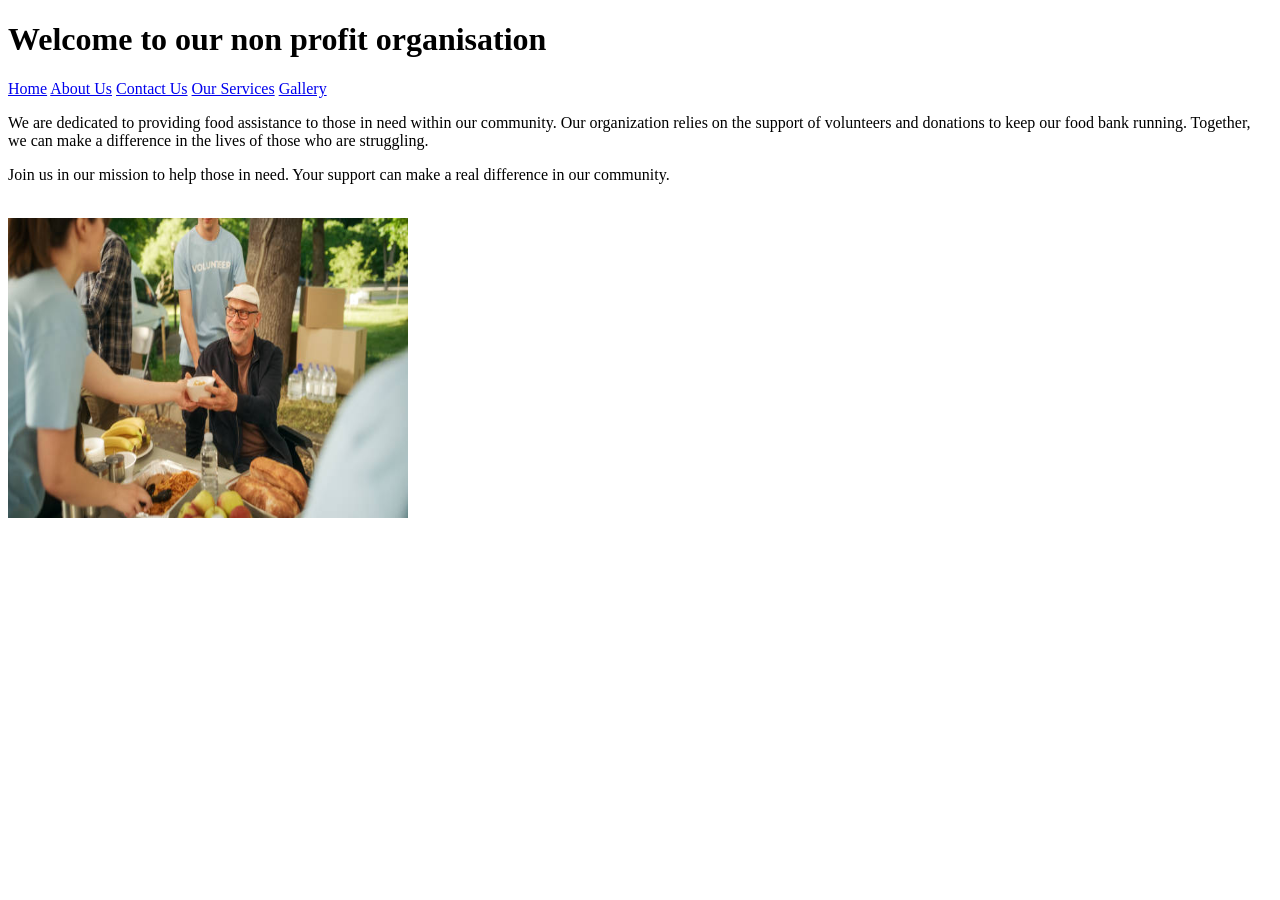
<file: Index.html>
<!DOCTYPE html>
 <head>
    <title>NON Profit organisation for a community food bank:TSIMOLOGO</title>
 </head>
 <body>
  <h1>Welcome to our non profit organisation</h1>
 <nav>
    <a href="Index.html">Home</a>
    <a href="About.html">About Us</a>
    <a href="Contact.html">Contact Us</a>
    <a href="Services.html">Our Services</a>
    <a href="Gallery.html">Gallery</a>


 </nav>
 <p>We are dedicated to providing food assistance to those in need within our community. Our organization relies on the support of volunteers and donations to keep our food bank running. Together, we can make a difference in the lives of those who are struggling.</p>
 <p>Join us in our mission to help those in need. Your support can make a real difference in our community.</p>
 
 <br>
<img src = "img/istockphoto-1479371043-612x612.jpg" alt="Food Bank Image"  width="400" height="300"/>




</body>
</file>
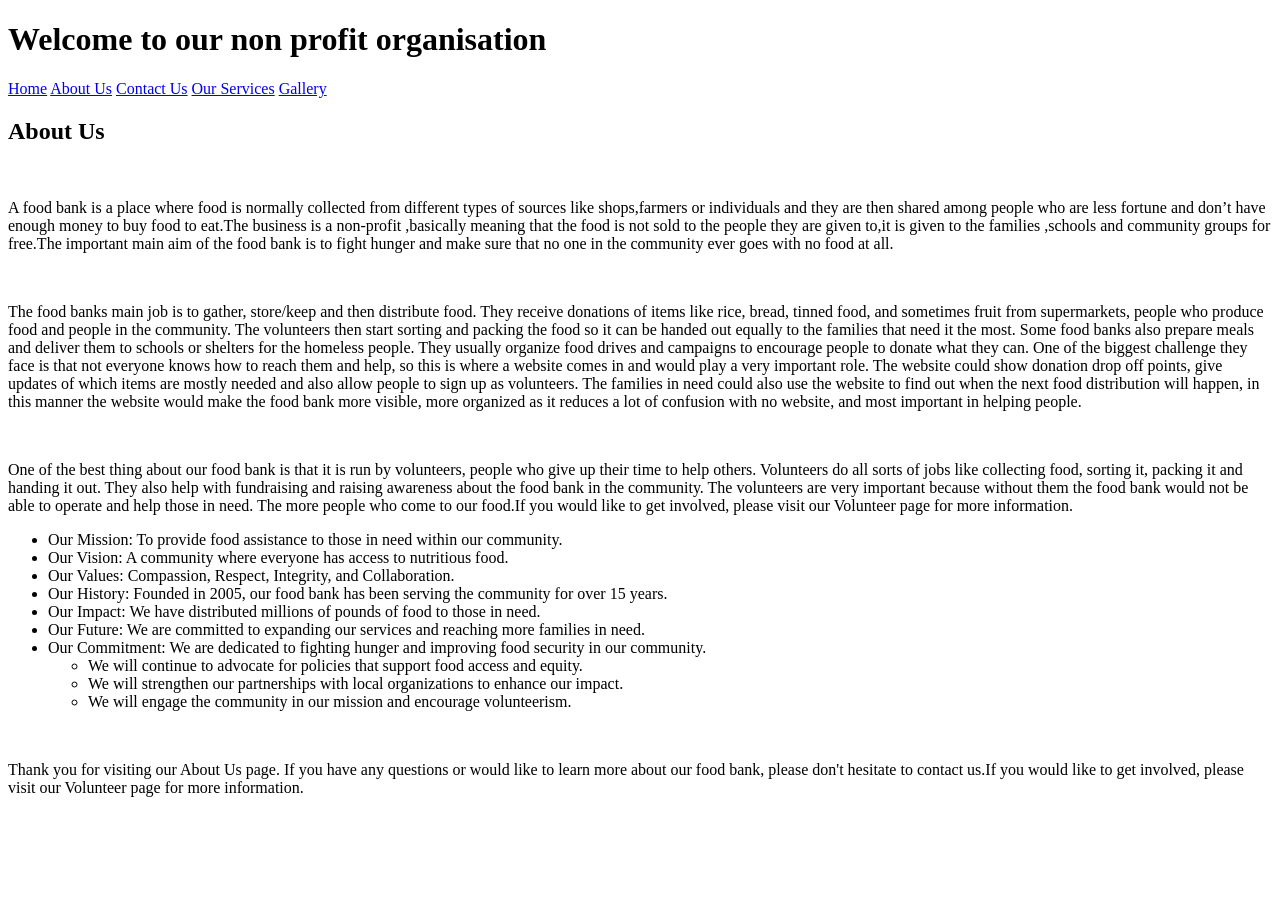
<file: About.html>
<!DOCTYPE html>
 <head>
    <title>NON Profit organisation for a community food bank:TSIMOLOGO</title>
 </head>
 <body>
  <h1>Welcome to our non profit organisation</h1>
 <nav>
    <a href="Index.html">Home</a>
    <a href="About.html">About Us</a>
    <a href="Contact.html">Contact Us</a>
    <a href="Services.html">Our Services</a>
    <a href="Gallery.html">Gallery</a>


 </nav>
   <h2>About Us</h2>
   <br>
   <p>A food bank is a place  where food is normally collected  from different  types of sources  like shops,farmers or individuals and they are then shared  among people who are less fortune and don’t have enough money to buy food to eat.The business is a non-profit ,basically meaning that the food is not sold to the people they are given to,it is  given to the families ,schools and community groups for free.The important main aim of the food bank is to fight hunger and make sure that no one in the community ever goes with no food at all.</p>
<br>
   <P>The food banks main job is to gather, store/keep and then distribute food. They receive donations of items like rice, bread, tinned food, and sometimes fruit from supermarkets, people who produce food and people in the community. The volunteers then start sorting and packing the food so it can be handed out equally to the families that need it the most. Some food banks also prepare meals and deliver them to schools or shelters for the homeless people. They usually organize food drives and campaigns to encourage people to donate what they can. One of the biggest challenge they face is that not everyone knows how to reach them and help, so this is where a website comes in and would play a very important role. The website could show donation drop off points, give updates of which items are mostly needed and also allow people to sign up as volunteers. The families in need could also use the website to find out when the next food distribution will happen, in this manner the website would make the food bank more visible, more organized as it reduces a lot of confusion with no website, and most important in helping people.</P>
<br>
  <p>One of the best thing about our food bank is that it is run by volunteers, people who give up their time to help others. Volunteers do all sorts of jobs like collecting food, sorting it, packing it and handing it out. They also help with fundraising and raising awareness about the food bank in the community. The volunteers are very important because without them the food bank would not be able to operate and help those in need. The more people who come to our food.If you would like to get involved, please visit our Volunteer page for more information.</p>
  <ul>
      <li>Our Mission: To provide food assistance to those in need within our community.</li>
      <li>Our Vision: A community where everyone has access to nutritious food.</li>
      <li>Our Values: Compassion, Respect, Integrity, and Collaboration.</li>
      <li>Our History: Founded in 2005, our food bank has been serving the community for over 15 years.</li>
      <li>Our Impact: We have distributed millions of pounds of food to those in need.</li>
      <li>Our Future: We are committed to expanding our services and reaching more families in need.</li>
      <li>Our Commitment: We are dedicated to fighting hunger and improving food security in our community.
         <ul>
            <li>We will continue to advocate for policies that support food access and equity.</li>
            <li>We will strengthen our partnerships with local organizations to enhance our impact.</li>
            <li>We will engage the community in our mission and encourage volunteerism.</li>
         </ul>
      </li>
  </ul>
  <br>
  <p>Thank you for visiting our About Us page. If you have any questions or would like to learn more about our food bank, please don't hesitate to contact us.If you would like to get involved, please visit our Volunteer page for more information.</p>


</body>
</file>
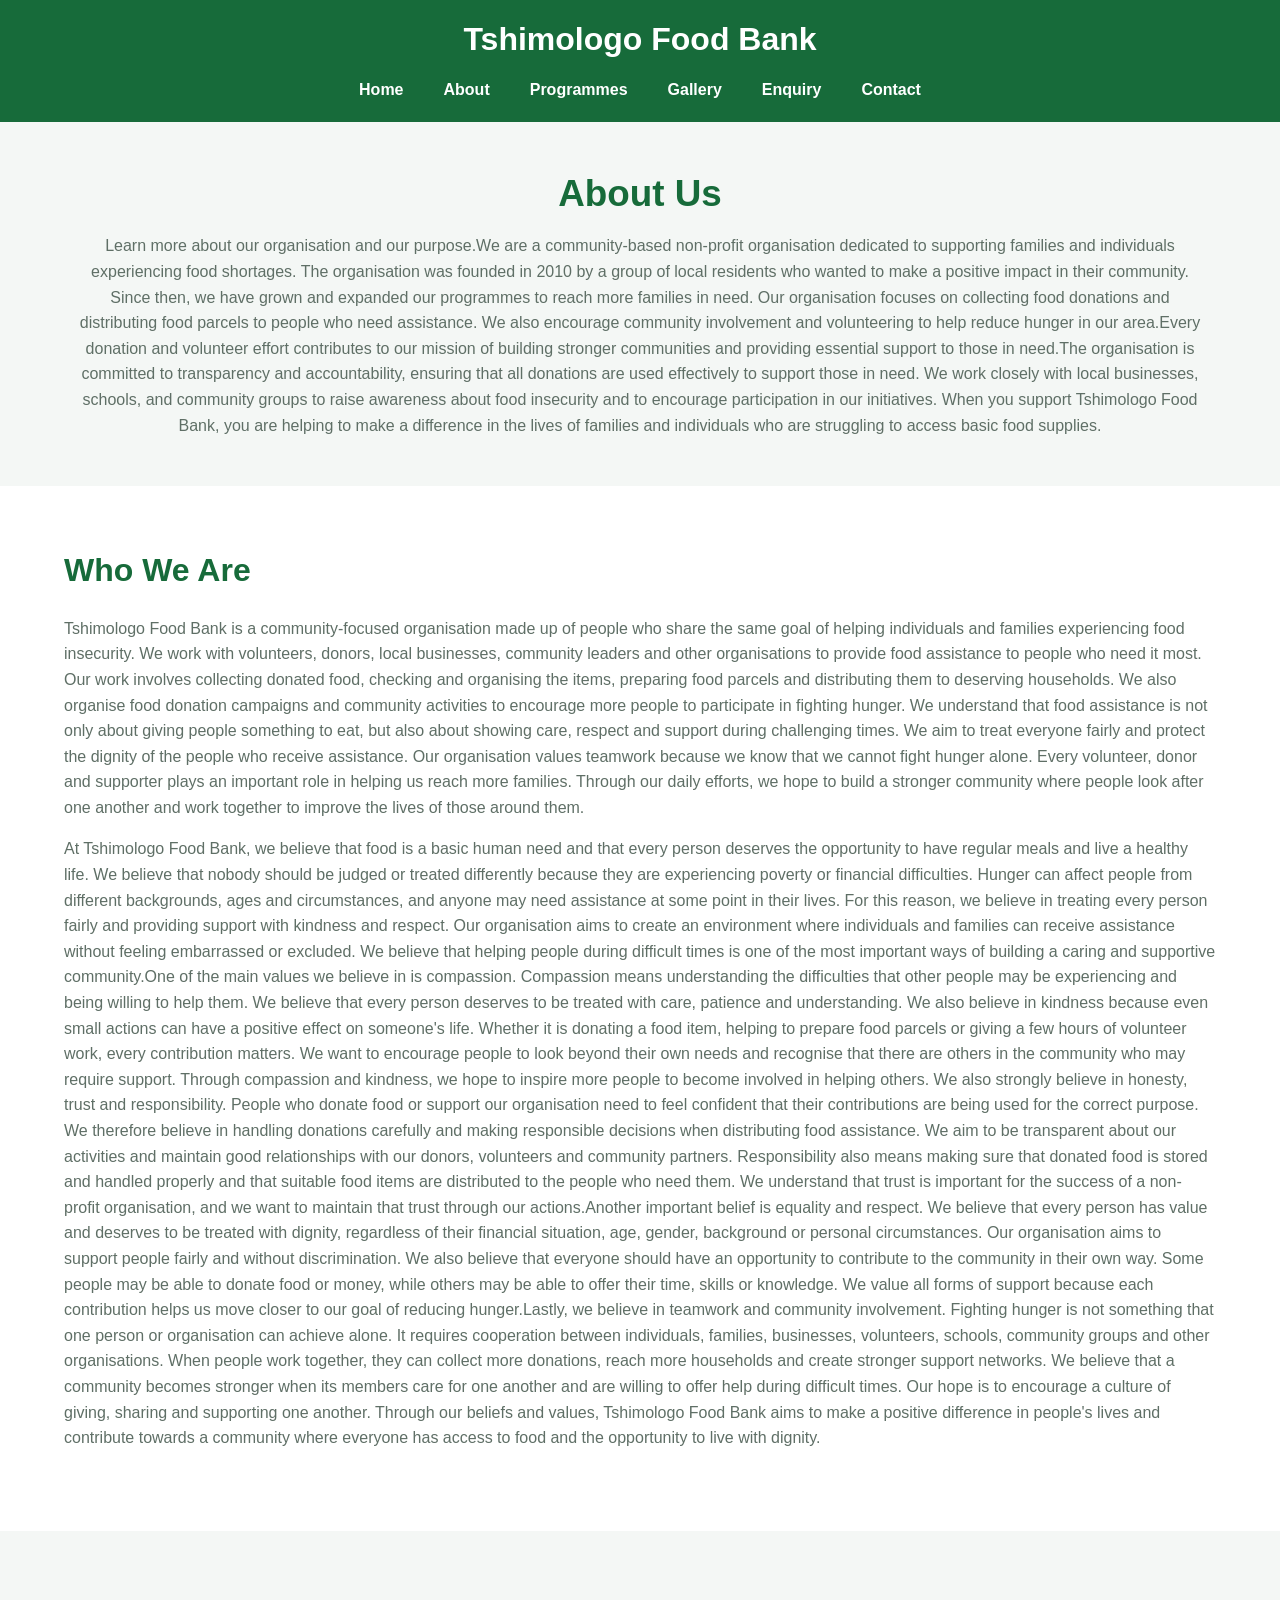
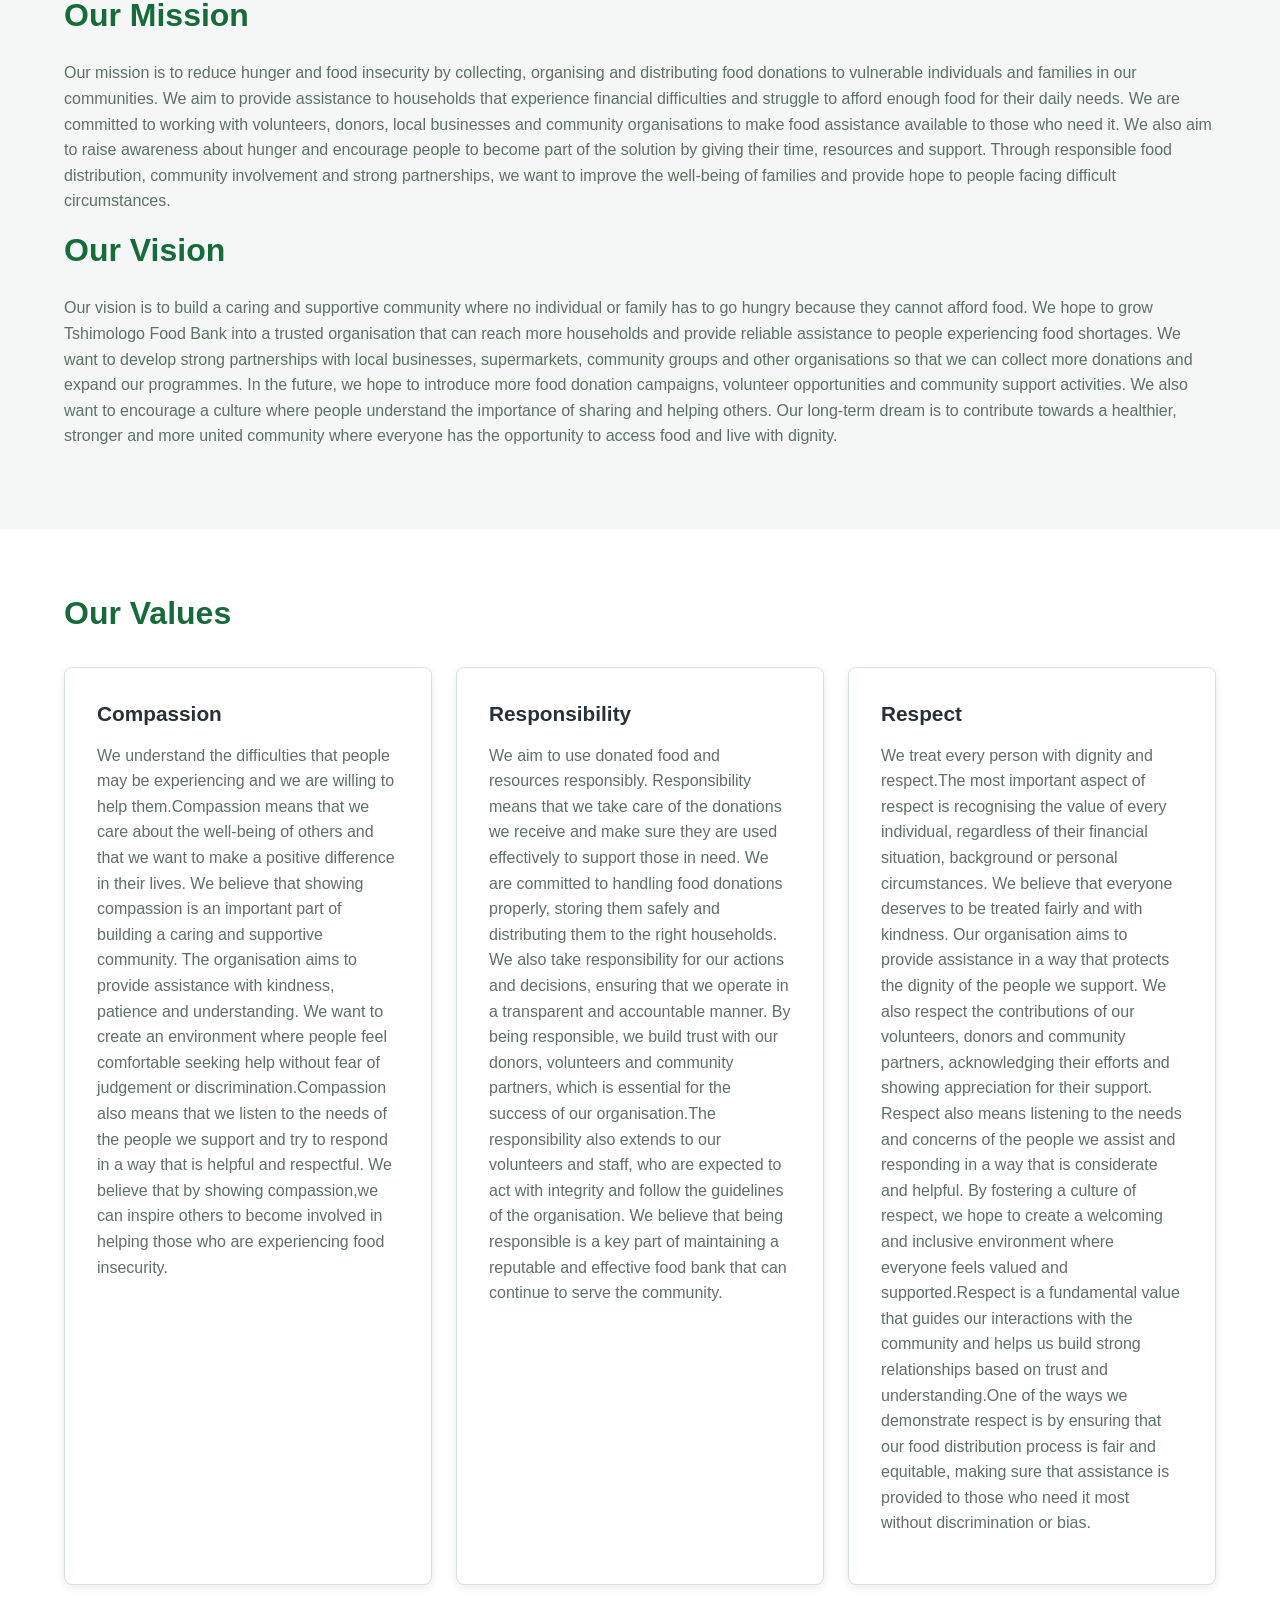
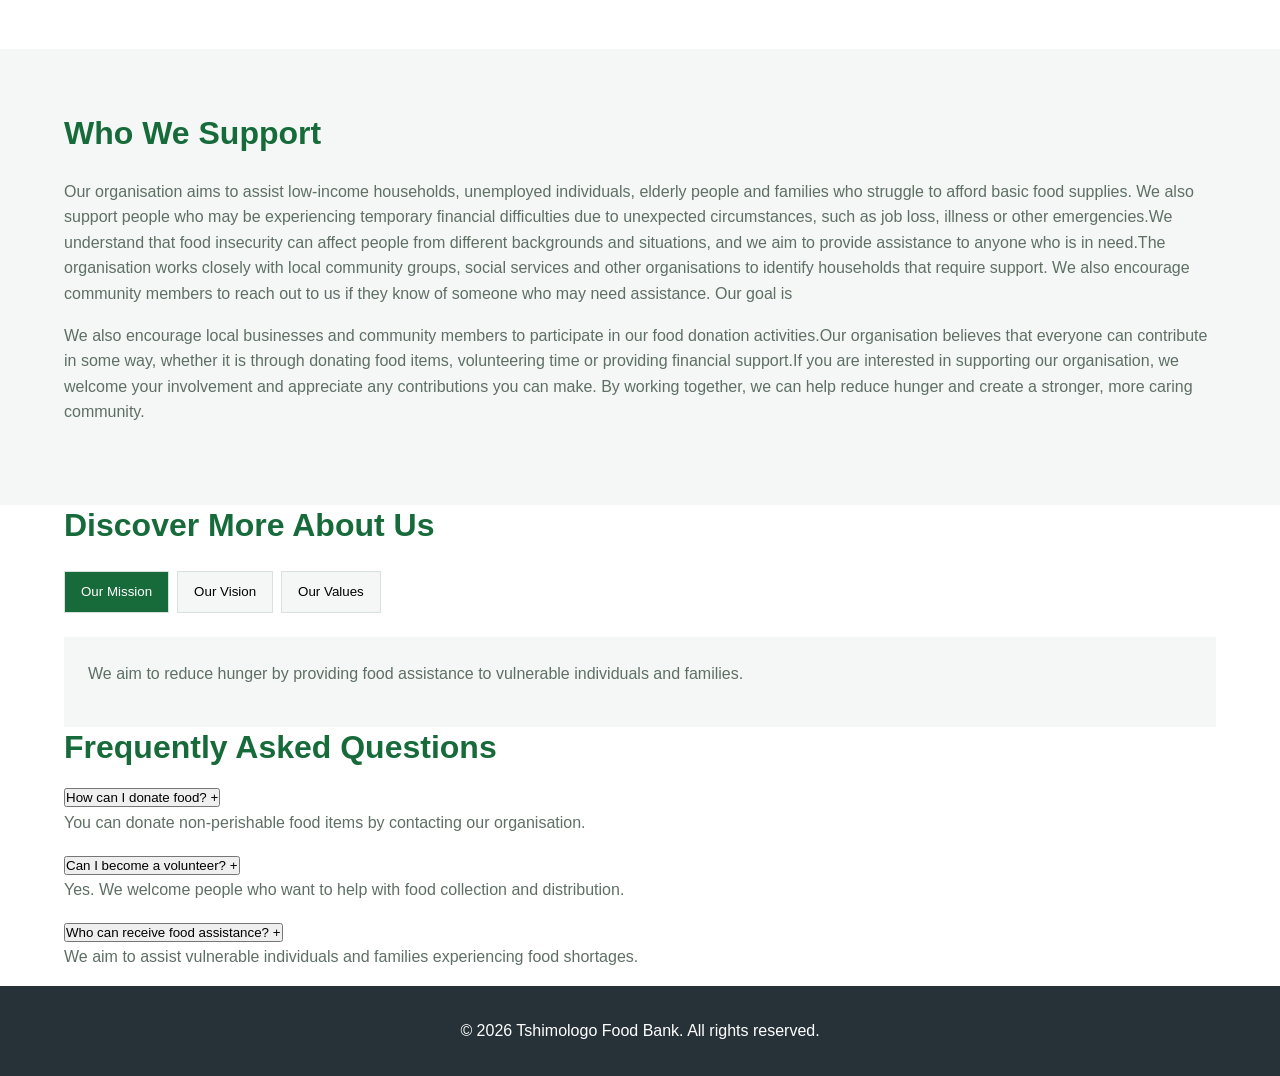
<file: about.html>
<!DOCTYPE html>
<html lang="en">

<head>
    <meta charset="UTF-8">
    <meta name="viewport" content="width=device-width, initial-scale=1.0">

    <title>About Us | Tshimologo Food Bank</title>

    <meta name="description"
        content="Learn about Tshimologo Food Bank, our history, mission, vision and commitment to supporting communities.">

    <meta name="keywords"
        content="about Tshimologo Food Bank, food assistance, community development, food donations">

    <link rel="stylesheet" href="style/style.css">
</head>

<body>

    <header>
        <div class="container">
            <h1>Tshimologo Food Bank</h1>

            <nav>
                <ul>
                    <li><a href="index.html">Home</a></li>
                    <li><a href="about.html">About</a></li>
                    <li><a href="services.html">Programmes</a></li>
                    <li><a href="gallery.html">Gallery</a></li>
                    <li><a href="enquiry.html">Enquiry</a></li>
                    <li><a href="contact.html">Contact</a></li>
                </ul>
            </nav>
        </div>
    </header>

    <main>

        <section class="page-banner">
            <div class="container">
                <h2>About Us</h2>
                <p>Learn more about our organisation and our purpose.We are a community-based non-profit organisation dedicated to supporting families and individuals experiencing food shortages.
                  The organisation was founded in 2010 by a group of local residents who wanted to make a positive impact in their community. Since then, we have grown and expanded our programmes to reach more families in need.
                  Our organisation focuses on collecting food donations and distributing food parcels to people who need assistance. We also encourage community involvement and volunteering to help reduce hunger in our area.Every donation and volunteer effort contributes to our mission of building stronger communities and providing essential support to those in need.The organisation is committed to transparency and accountability, ensuring that all donations are used effectively to support those in need. We work closely with local businesses, schools, and community groups to raise awareness about food insecurity and to encourage participation in our initiatives.
                  When you support Tshimologo Food Bank, you are helping to make a difference in the lives of families and individuals who are struggling to access basic food supplies. 
                </p>
            </div>
        </section>

        <section class="section">
            <div class="container">

                <h2>Who We Are</h2>

                <p>
                   Tshimologo Food Bank is a community-focused organisation made up of people who share the same goal of helping individuals and families 
                   experiencing food insecurity. We work with volunteers, donors, local businesses, community leaders and other organisations to provide 
                   food assistance to people who need it most. Our work involves collecting donated food, checking and organising the items, preparing 
                   food parcels and distributing them to deserving households. We also organise food donation campaigns and community activities to encourage 
                   more people to participate in fighting hunger. We understand that food assistance is not only about giving people something to eat, but also 
                   about showing care, respect and support during challenging times. We aim to treat everyone fairly and protect the dignity of the people who 
                   receive assistance. Our organisation values teamwork because we know that we cannot fight hunger alone. Every volunteer, donor and supporter 
                   plays an important role in helping us reach more families. Through our daily efforts, we hope to build a stronger community where people look 
                   after one another and work together to improve the lives of those around them.
                </p>

                <p>
                    At Tshimologo Food Bank, we believe that food is a basic human need and that every person deserves the opportunity to have regular meals and live a 
                    healthy life. We believe that nobody should be judged or treated differently because they are experiencing poverty or financial difficulties. Hunger can 
                    affect people from different backgrounds, ages and circumstances, and anyone may need assistance at some point in their lives. For this reason, we believe
                     in treating every person fairly and providing support with kindness and respect. Our organisation aims to create an environment where individuals and 
                     families can receive assistance without feeling embarrassed or excluded. We believe that helping people during difficult times is one of the most 
                     important ways of building a caring and supportive community.One of the main values we believe in is compassion. Compassion means understanding the difficulties
                     that other people may be experiencing and being willing to help them. We believe that every person deserves to be treated with care, patience and understanding.
                     We also believe in kindness because even small actions can have a positive effect on someone's life. Whether it is donating a food item, helping to prepare food 
                     parcels or giving a few hours of volunteer work, every contribution matters. We want to encourage people to look beyond their own needs and recognise that there are 
                     others in the community who may require support. Through compassion and kindness, we hope to inspire more people to become involved in helping others.
                     We also strongly believe in honesty, trust and responsibility. People who donate food or support our organisation need to feel confident that their contributions 
                     are being used for the correct purpose. We therefore believe in handling donations carefully and making responsible decisions when distributing food assistance. 
                     We aim to be transparent about our activities and maintain good relationships with our donors, volunteers and community partners. Responsibility also means making sure 
                     that donated food is stored and handled properly and that suitable food items are distributed to the people who need them. We understand that trust is important for the 
                     success of a non-profit organisation, and we want to maintain that trust through our actions.Another important belief is equality and respect. We believe that every
                     person has value and deserves to be treated with dignity, regardless of their financial situation, age, gender, background or personal circumstances. Our organisation
                     aims to support people fairly and without discrimination. We also believe that everyone should have an opportunity to contribute to the community in their own way.
                     Some people may be able to donate food or money, while others may be able to offer their time, skills or knowledge. We value all forms of support because each contribution 
                     helps us move closer to our goal of reducing hunger.Lastly, we believe in teamwork and community involvement. Fighting hunger is not something that one person or organisation 
                     can achieve alone. It requires cooperation between individuals, families, businesses, volunteers, schools, community groups and other organisations. When people work together, 
                     they can collect more donations, reach more households and create stronger support networks. We believe that a community becomes stronger when its members care for one another
                     and are willing to offer help during difficult times. Our hope is to encourage a culture of giving, sharing and supporting one another. Through our beliefs and values, Tshimologo 
                     Food Bank aims to make a positive difference in people's lives and contribute towards a community where everyone has access to food and the opportunity to live with dignity.
                </p>

            </div>
        </section>

        <section class="section light-section">
            <div class="container">

                <h2>Our Mission</h2>

                <p>
                    Our mission is to reduce hunger and food insecurity by collecting, organising and distributing food donations to vulnerable individuals and families in our communities. 
                    We aim to provide assistance to households that experience financial difficulties and struggle to afford enough food for their daily needs. 
                    We are committed to working with volunteers, donors, local businesses and community organisations to make food assistance available to those who need it.
                    We also aim to raise awareness about hunger and encourage people to become part of the solution by giving their time, resources and support.
                    Through responsible food distribution, community involvement and strong partnerships, we want to improve the well-being of families and provide hope to people facing difficult circumstances.
                </p>

                <h2>Our Vision</h2>

                <p>
                   Our vision is to build a caring and supportive community where no individual or family has to go hungry because they cannot afford food. 
                   We hope to grow Tshimologo Food Bank into a trusted organisation that can reach more households and provide reliable assistance to people experiencing food shortages.
                   We want to develop strong partnerships with local businesses, supermarkets, community groups and other organisations so that we can collect more donations and expand 
                   our programmes. In the future, we hope to introduce more food donation campaigns, volunteer opportunities and community support activities. We also want to encourage
                   a culture where people understand the importance of sharing and helping others. Our long-term dream is to contribute towards a healthier, stronger and more united 
                   community where everyone has the opportunity to access food and live with dignity. 
                </p>

            </div>
        </section>

        <section class="section">
            <div class="container">

                <h2>Our Values</h2>

                <div class="card-grid">

                    <div class="card">
                        <h3>Compassion</h3>
                        <p>
                            We understand the difficulties that people may be experiencing and we are willing to help them.Compassion means that we care about the well-being of others and that
                            we want to make a positive difference in their lives. We believe that showing compassion is an important part of building a caring and supportive community.
                            The organisation aims to provide assistance with kindness, patience and understanding. We want to create an environment where people feel comfortable seeking help 
                            without fear of judgement or discrimination.Compassion also means that we listen to the needs of the people we support and try to respond in a way that is helpful and respectful. 
                            We believe that by showing compassion,we can inspire others to become involved in helping those who are experiencing food insecurity.
                        </p>
                    </div>

                    <div class="card">
                        <h3>Responsibility</h3>
                        <p>
                            We aim to use donated food and resources responsibly. Responsibility means that we take care of the donations we receive and make sure they are used effectively to support those in need.
                            We are committed to handling food donations properly, storing them safely and distributing them to the right households. We also take responsibility for our actions and decisions, 
                            ensuring that we operate in a transparent and accountable manner. By being responsible, we build trust with our donors, volunteers and community partners, which is essential for 
                            the success of our organisation.The responsibility also extends to our volunteers and staff, who are expected to act with integrity and follow the guidelines of the organisation.
                             We believe that being responsible is a key part of maintaining a reputable and effective food bank that can continue to serve the community.
                        </p>
                    </div>

                    <div class="card">
                        <h3>Respect</h3>
                        <p>
                            We treat every person with dignity and respect.The most important aspect of respect is recognising the value of every individual, regardless of their financial situation, background or personal circumstances.
                            We believe that everyone deserves to be treated fairly and with kindness. Our organisation aims to provide assistance in a way that protects the dignity of the people we support. We also respect the contributions
                            of our volunteers, donors and community partners, acknowledging their efforts and showing appreciation for their support. Respect also means listening to the needs and concerns of the people we assist and 
                            responding in a way that is considerate and helpful. By fostering a culture of respect, we hope to create a welcoming and inclusive environment where everyone feels valued and supported.Respect is a 
                            fundamental value that guides our interactions with the community and helps us build strong relationships based on trust and understanding.One of the ways we demonstrate respect is by ensuring that
                             our food distribution process is fair and equitable, making sure that assistance is provided to those who need it most without discrimination or bias.
                        </p>
                    </div>

                </div>

            </div>
        </section>

        <section class="section light-section">
            <div class="container">

                <h2>Who We Support</h2>

                <p>
                    Our organisation aims to assist low-income households, unemployed individuals, elderly people and families who struggle to afford basic food supplies.
                    We also support people who may be experiencing temporary financial difficulties due to unexpected circumstances, such as job loss, illness or other 
                    emergencies.We understand that food insecurity can affect people from different backgrounds and situations, and we aim to provide assistance to 
                    anyone who is in need.The organisation works closely with local community groups, social services and other organisations to identify households 
                    that require support. We also encourage community members to reach out to us if they know of someone who may need assistance. Our goal is
                </p>

                <p>
                    We also encourage local businesses and community members to participate in our food donation activities.Our organisation believes that everyone 
                    can contribute in some way, whether it is through donating food items, volunteering time or providing financial support.If you are interested in 
                    supporting our organisation, we welcome your involvement and appreciate any contributions you can make. By working together, we can help reduce hunger
                    and create a stronger, more caring community.
                </p>

            </div>
        </section>

    </main>
    <section class="container tabs-section">

    <h2>Discover More About Us</h2>

    <div class="tab-buttons">

        <button class="tab-button active" data-tab="mission">
            Our Mission
        </button>

        <button class="tab-button" data-tab="vision">
            Our Vision
        </button>

        <button class="tab-button" data-tab="values">
            Our Values
        </button>

    </div>

    <div id="mission" class="tab-content active">
        <p>We aim to reduce hunger by providing food assistance
        to vulnerable individuals and families.</p>
    </div>

    <div id="vision" class="tab-content">
        <p>We want to build a community where everyone has access
        to sufficient and nutritious food.</p>
    </div>

    <div id="values" class="tab-content">
        <p>Our organisation believes in kindness, honesty,
        respect, teamwork and responsibility.</p>
    </div>

</section>
<section class="faq-section">

    <div class="container">

        <h2>Frequently Asked Questions</h2>

        <div class="faq-item">

            <button class="faq-question">
                How can I donate food?
                <span>+</span>
            </button>

            <div class="faq-answer">
                <p>You can donate non-perishable food items by
                contacting our organisation.</p>
            </div>

        </div>

        <div class="faq-item">

            <button class="faq-question">
                Can I become a volunteer?
                <span>+</span>
            </button>

            <div class="faq-answer">
                <p>Yes. We welcome people who want to help with
                food collection and distribution.</p>
            </div>

        </div>

        <div class="faq-item">

            <button class="faq-question">
                Who can receive food assistance?
                <span>+</span>
            </button>

            <div class="faq-answer">
                <p>We aim to assist vulnerable individuals and
                families experiencing food shortages.</p>
            </div>

        </div>

    </div>

</section>

    <footer>
        <div class="container">
            <p>&copy; <span id="currentYear">2026</span>
                Tshimologo Food Bank. All rights reserved.</p>
        </div>
    </footer>

    <script src="js/script.js"></script>

</body>
</html>
</file>
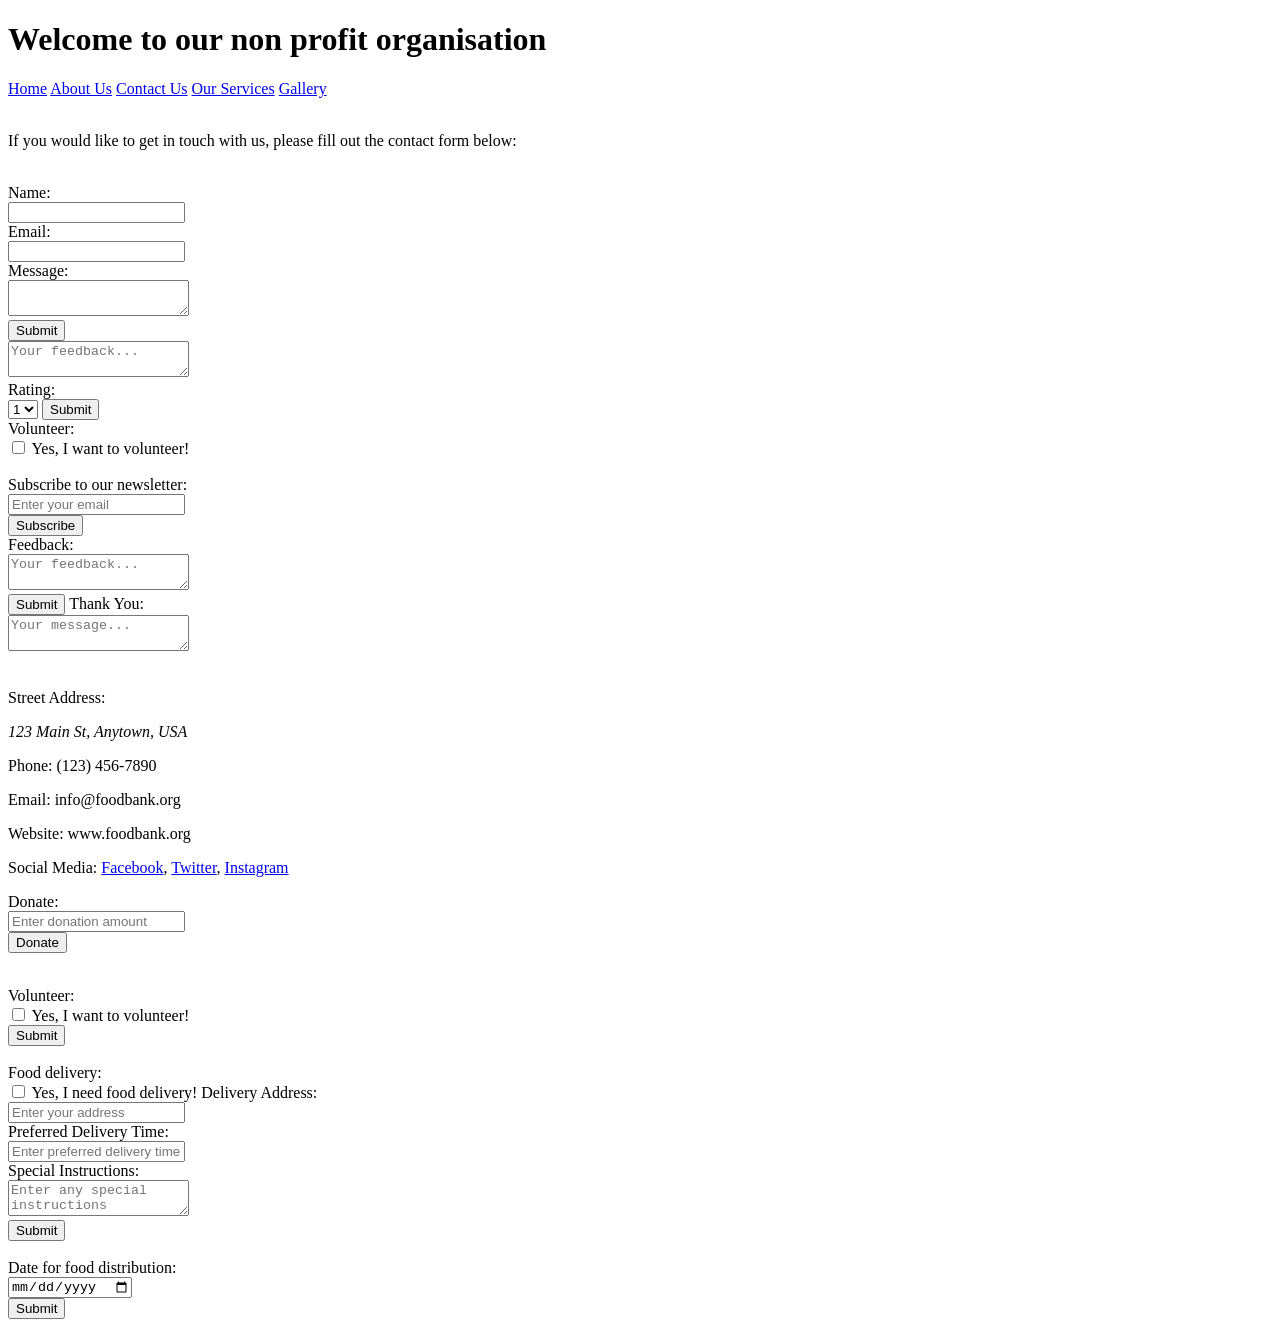
<file: Contact.html>
<!DOCTYPE html>
 <head>
    <title>NON Profit organisation for a community food bank:TSIMOLOGO</title>
 </head>
 <body>
  <h1>Welcome to our non profit organisation</h1>
 <nav>
    <a href="Index.html">Home</a>
    <a href="About.html">About Us</a>
    <a href="Contact.html">Contact Us</a>
    <a href="Services.html">Our Services</a>
    <a href="Gallery.html">Gallery</a>


 </nav>
 <br>
<p>If you would like to get in touch with us, please fill out the contact form below:</p>
<br>
<form action="submit_form.php" method="post">
  <label for="name">Name:</label><br>
  <input type="text" id="name" name="name"><br>
  <label for="email">Email:</label><br>
  <input type="email" id="email" name="email"><br>
  <label for="message">Message:</label><br>
  <textarea id="message" name="message"></textarea><br>
  <input type="submit" value="Submit"><br>
  <textarea id="feedback" name="feedback" placeholder="Your feedback..."></textarea><br>
  <label for="rating">Rating:</label><br>
  <select id="rating" name="rating">
    <option value="1">1</option>
    <option value="2">2</option>
    <option value="3">3</option>
    <option value="4">4</option>
    <option value="5">5</option>
  </select>
   <input type="submit" value="Submit"><br>
   <label for="volunteer">Volunteer:</label><br>
   <input type="checkbox" id="volunteer" name="volunteer" value="yes"> Yes, I want to volunteer!
</form>

<br>

<form action>
   <label for="subscribe">Subscribe to our newsletter:</label><br>
   <input type="email" id="subscribe" name="subscribe" placeholder="Enter your email"><br>
   <input type="submit" value="Subscribe">
   <br>
   <form action>
   <label for="feedback">Feedback:</label><br>
   <textarea id="feedback" name="feedback" placeholder="Your feedback..."></textarea><br>
   <input type="submit" value="Submit">
   <label for="thank_you">Thank You:</label><br>
   <textarea id="thank_you" name="thank_you" placeholder="Your message..."></textarea><br>
</form>
</form>
<br>
<p>Street Address: <Address>123 Main St, Anytown, USA</Address></p>
<p>Phone: (123) 456-7890</p>
<p>Email: info@foodbank.org</p>
<p>Website: www.foodbank.org</p>
<p>Social Media: 
   <a href="https://www.facebook.com/foodbank">Facebook</a>, 
   <a href="https://www.twitter.com/foodbank">Twitter</a>, 
   <a href="https://www.instagram.com/foodbank">Instagram</a>

   <br>
   <form action>
      <label for="donate">Donate:</label><br>
      <input type="text" id="donate" name="donate" placeholder="Enter donation amount"><br>
      <input type="submit" value="Donate">
      <input type="hidden" name="form_type" value="donation">
      <input type="hidden" name="thank_you" value="Thank you for your donation!">
      <input type="hidden" name="email" value="">
      <input type="hidden" name="amount" value="">
      <input type="hidden" name="currency" value="USD">
      <input type="hidden" name="thank_you" value="Thank you for your donation!">

   </form>
   </p>
   <br>
   <form action>
      <label for="volunteer">Volunteer:</label><br>
      <input type="checkbox" id="volunteer" name="volunteer" value="yes"> Yes, I want to volunteer!<br>
      <input type="submit" value="Submit">
      </form>

      <br>
      <form action>
         <label for ="Food delivery">Food delivery:</label><br>
         <input type="checkbox" id="food_delivery" name="food_delivery" value="yes"> Yes, I need food delivery!
         <label for="food_delivery_address">Delivery Address:</label><br>
         <input type="text" id="food_delivery_address" name="food_delivery_address" placeholder="Enter your address"><br>
         <label for="food_delivery_time">Preferred Delivery Time:</label><br>
         <input type="text" id="food_delivery_time" name="food_delivery_time" placeholder="Enter preferred delivery time"><br>
         <label for="food_delivery_instructions">Special Instructions:</label><br>
         <textarea id="food_delivery_instructions" name="food_delivery_instructions" placeholder="Enter any special instructions"></textarea><br>
         <input type="submit" value="Submit">
      </form>
      <br>
      <form action>
         <label for="food_distribution_date">Date for food distribution:</label><br>
         <input type="date" id="food_distribution_date" name="food_distribution_date"><br>
         <input type="submit" value="Submit">
      
      </form>

</body>
</file>
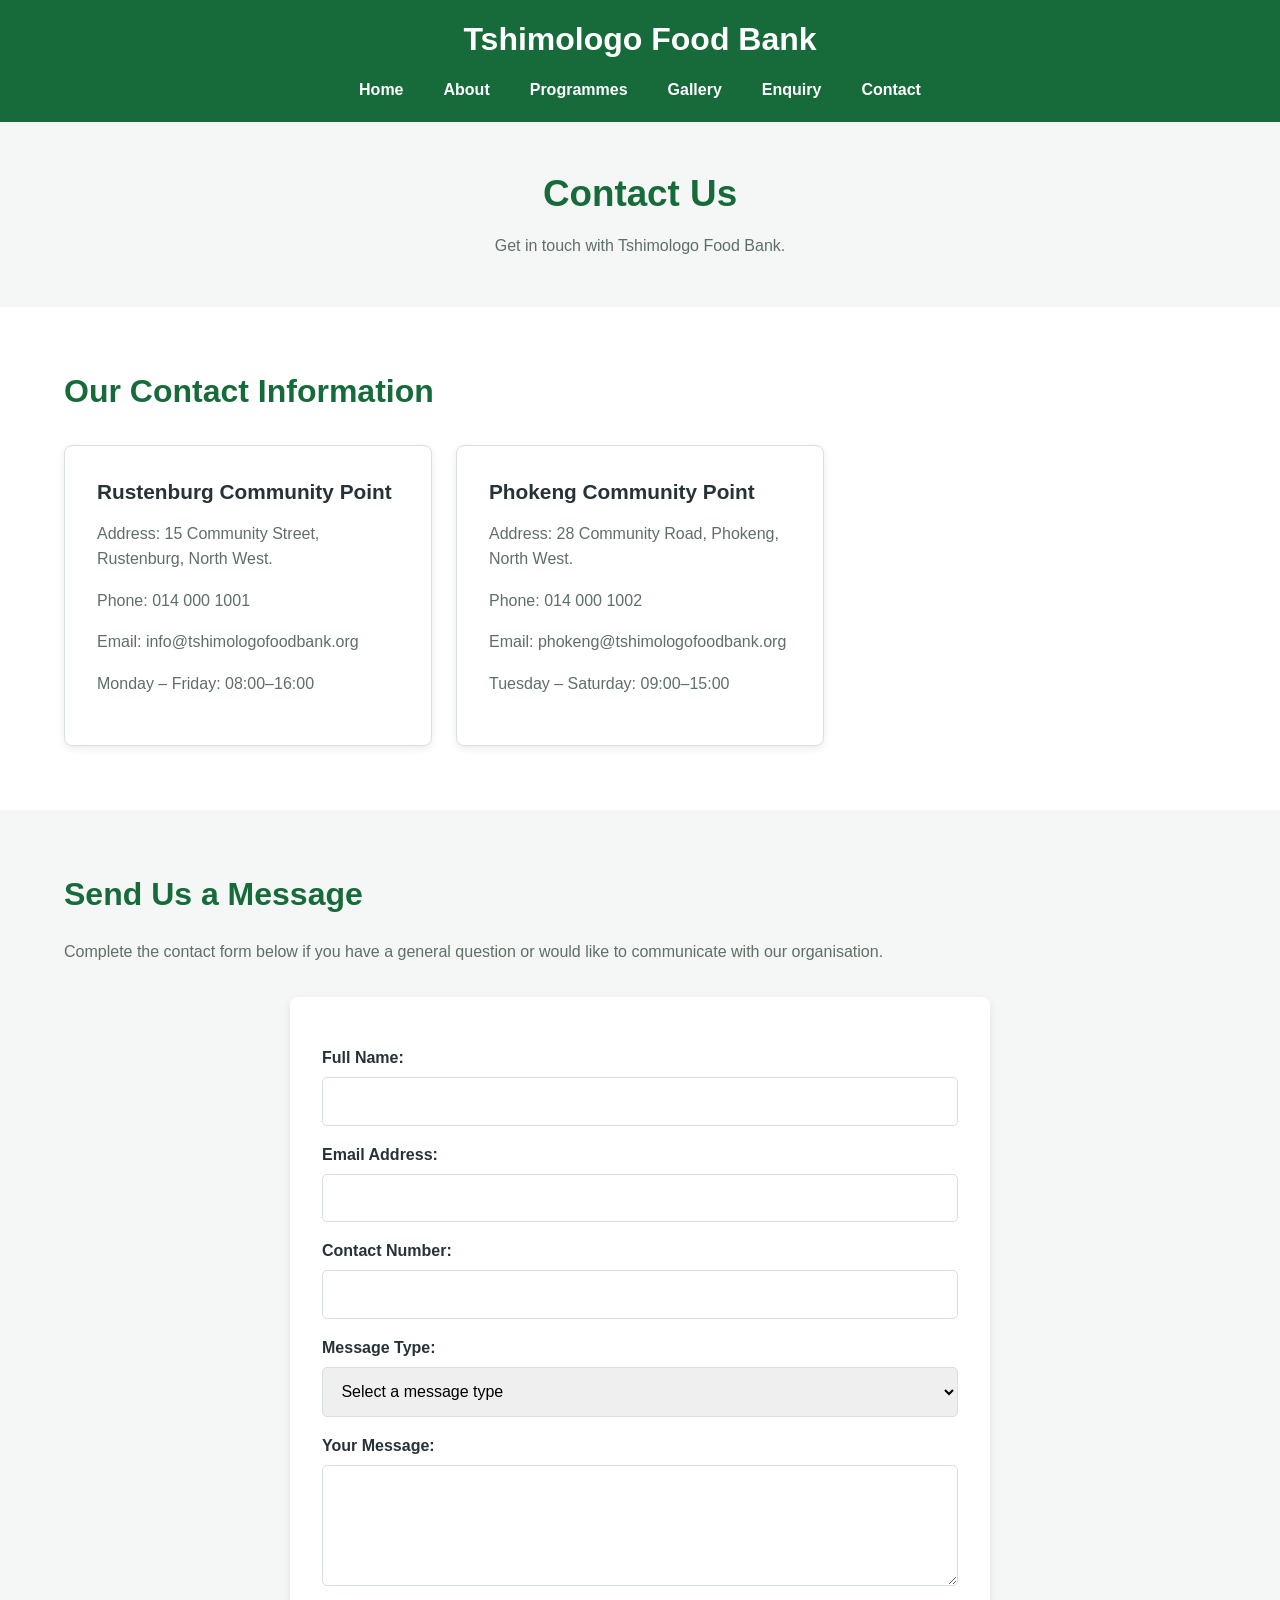
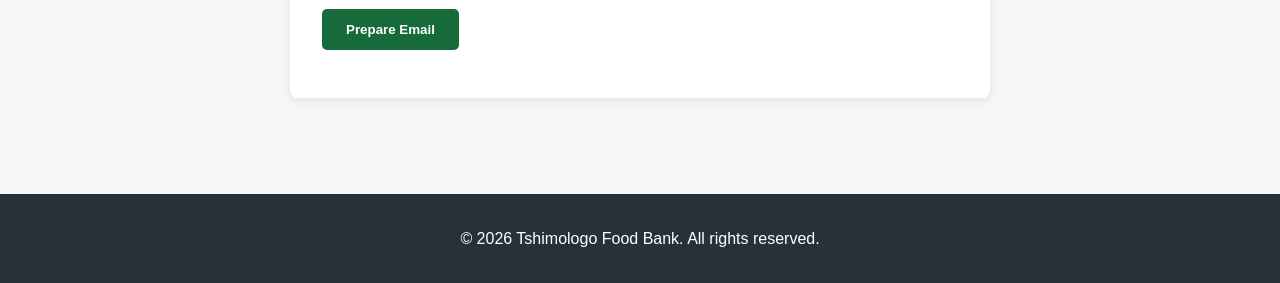
<file: contact.html>
<!DOCTYPE html>
<html lang="en">

<head>
    <meta charset="UTF-8">
    <meta name="viewport" content="width=device-width, initial-scale=1.0">

    <title>Contact Us | Tshimologo Food Bank</title>

    <meta name="description"
        content="Contact Tshimologo Food Bank for general information, assistance and community support enquiries.">

    <meta name="keywords"
        content="contact Tshimologo Food Bank, food assistance, Rustenburg food bank, community support">

    <link rel="stylesheet" href="style/style.css">
</head>

<body>

    <header>
        <div class="container">
            <h1>Tshimologo Food Bank</h1>

            <nav>
                <ul>
                    <li><a href="index.html">Home</a></li>
                    <li><a href="about.html">About</a></li>
                    <li><a href="services.html">Programmes</a></li>
                    <li><a href="gallery.html">Gallery</a></li>
                    <li><a href="enquiry.html">Enquiry</a></li>
                    <li><a href="contact.html">Contact</a></li>
                </ul>
            </nav>
        </div>
    </header>

    <main>

        <section class="page-banner">
            <div class="container">
                <h2>Contact Us</h2>
                <p>Get in touch with Tshimologo Food Bank.</p>
            </div>
        </section>

        <section class="section">
            <div class="container">

                <h2>Our Contact Information</h2>

                <div class="card-grid">

                    <div class="card">

                        <h3>Rustenburg Community Point</h3>

                        <p>
                            Address: 15 Community Street,
                            Rustenburg, North West.
                        </p>

                        <p>Phone: 014 000 1001</p>

                        <p>
                            Email:
                            info@tshimologofoodbank.org
                        </p>

                        <p>Monday – Friday: 08:00–16:00</p>

                    </div>

                    <div class="card">

                        <h3>Phokeng Community Point</h3>

                        <p>
                            Address: 28 Community Road,
                            Phokeng, North West.
                        </p>

                        <p>Phone: 014 000 1002</p>

                        <p>
                            Email:
                            phokeng@tshimologofoodbank.org
                        </p>

                        <p>Tuesday – Saturday: 09:00–15:00</p>

                    </div>

                </div>

            </div>
        </section>

        <section class="section light-section">
            <div class="container">

                <h2>Send Us a Message</h2>

                <p>
                    Complete the contact form below if you
                    have a general question or would like
                    to communicate with our organisation.
                </p>

                <form id="contactForm"
                    action="mailto:info@tshimologofoodbank.org"
                    method="post"
                    enctype="text/plain">

                    <label for="contactName">Full Name:</label>

                    <input type="text"
                        id="contactName"
                        name="Full Name"
                        required
                        minlength="2">

                    <label for="contactEmail">Email Address:</label>

                    <input type="email"
                        id="contactEmail"
                        name="Email"
                        required>

                    <label for="contactPhone">Contact Number:</label>

                    <input type="tel"
                        id="contactPhone"
                        name="Phone"
                        required
                        pattern="[0-9+ ]{10,15}">

                    <label for="messageType">Message Type:</label>

                    <select id="messageType"
                        name="Message Type"
                        required>

                        <option value="">Select a message type</option>

                        <option value="General Information">
                            General Information
                        </option>

                        <option value="Feedback">
                            Feedback
                        </option>

                        <option value="Support">
                            Support
                        </option>

                        <option value="Other">
                            Other
                        </option>

                    </select>

                    <label for="contactMessage">Your Message:</label>

                    <textarea id="contactMessage"
                        name="Message"
                        rows="5"
                        minlength="10"
                        maxlength="1000"
                        required></textarea>

                    <button type="submit" class="btn">
                        Prepare Email
                    </button>

                    <p id="contactMessageStatus"
                        class="form-message"
                        aria-live="polite"></p>

                </form>

            </div>
        </section>

    </main>

    <footer>
        <div class="container">
            <p>&copy; <span id="currentYear">2026</span>
                Tshimologo Food Bank. All rights reserved.</p>
        </div>
    </footer>

    <script src="js/script.js"></script>

</body>
</html>
</file>
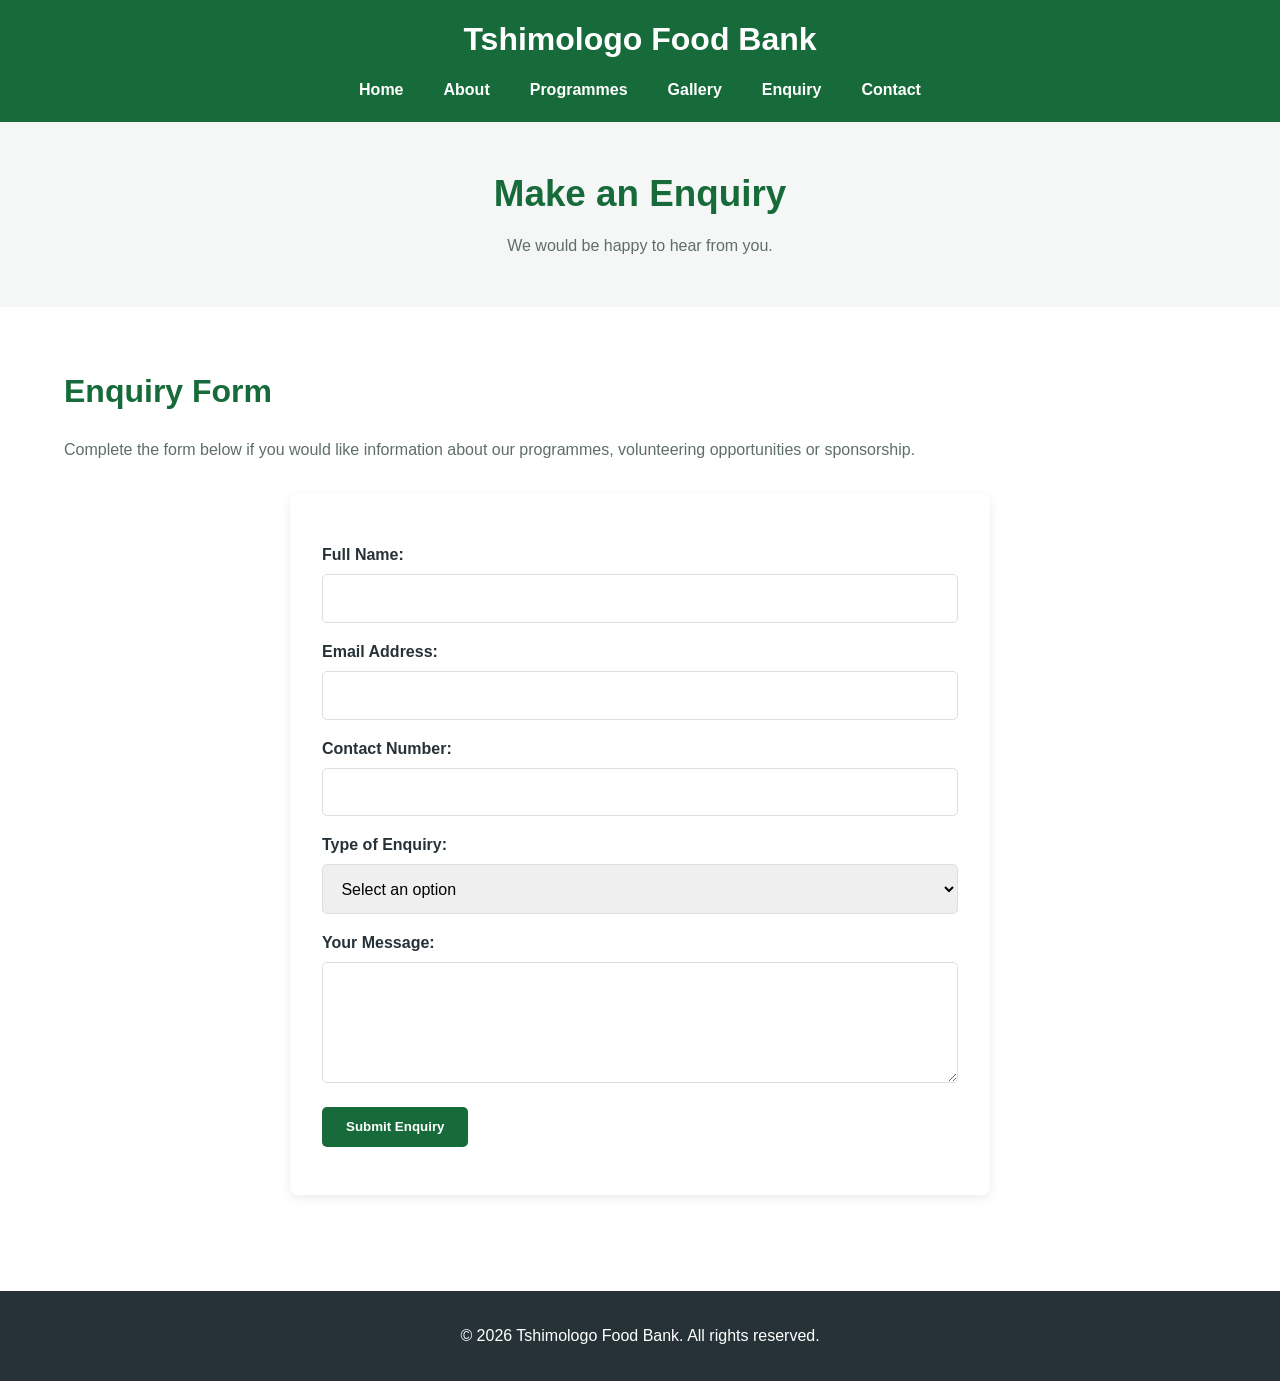
<file: enquiry.html>
<!DOCTYPE html>
<html lang="en">

<head>
    <meta charset="UTF-8">
    <meta name="viewport" content="width=device-width, initial-scale=1.0">

    <title>Make an Enquiry | Tshimologo Food Bank</title>

    <meta name="description"
        content="Contact Tshimologo Food Bank to enquire about food donations, volunteering, sponsorship and community partnerships.">

    <meta name="keywords"
        content="food bank enquiry, volunteer enquiry, food donations, sponsorship">

    <link rel="stylesheet" href="style/style.css">
</head>

<body>

    <header>
        <div class="container">
            <h1>Tshimologo Food Bank</h1>

            <nav>
                <ul>
                    <li><a href="index.html">Home</a></li>
                    <li><a href="about.html">About</a></li>
                    <li><a href="services.html">Programmes</a></li>
                    <li><a href="gallery.html">Gallery</a></li>
                    <li><a href="enquiry.html">Enquiry</a></li>
                    <li><a href="contact.html">Contact</a></li>
                </ul>
            </nav>
        </div>
    </header>

    <main>

        <section class="page-banner">
            <div class="container">
                <h2>Make an Enquiry</h2>
                <p>We would be happy to hear from you.</p>
            </div>
        </section>

        <section class="section">
            <div class="container">

                <h2>Enquiry Form</h2>

                <p>
                    Complete the form below if you would like
                    information about our programmes,
                    volunteering opportunities or sponsorship.
                </p>

                <form id="enquiryForm" action="#" method="post">

                    <label for="name">Full Name:</label>

                    <input type="text"
                        id="name"
                        name="name"
                        required
                        minlength="2"
                        maxlength="60">

                    <label for="email">Email Address:</label>

                    <input type="email"
                        id="email"
                        name="email"
                        required>

                    <label for="phone">Contact Number:</label>

                    <input type="tel"
                        id="phone"
                        name="phone"
                        required
                        pattern="[0-9+ ]{10,15}"
                        title="Enter a valid contact number">

                    <label for="type">Type of Enquiry:</label>

                    <select id="type" name="type" required>

                        <option value="">Select an option</option>

                        <option value="Food Donation">
                            Food Donation
                        </option>

                        <option value="Volunteering">
                            Volunteering
                        </option>

                        <option value="Sponsorship">
                            Sponsorship
                        </option>

                        <option value="Community Partnership">
                            Community Partnership
                        </option>

                    </select>

                    <label for="message">Your Message:</label>

                    <textarea id="message"
                        name="message"
                        rows="5"
                        minlength="10"
                        maxlength="500"
                        required></textarea>

                    <button type="submit" class="btn">
                        Submit Enquiry
                    </button>

                    <p id="formMessage" class="form-message"
                        aria-live="polite"></p>

                </form>

            </div>
        </section>

    </main>

    <footer>
        <div class="container">
            <p>&copy; <span id="currentYear">2026</span>
                Tshimologo Food Bank. All rights reserved.</p>
        </div>
    </footer>

    <script src="js/script.js"></script>

</body>
</html>
</file>
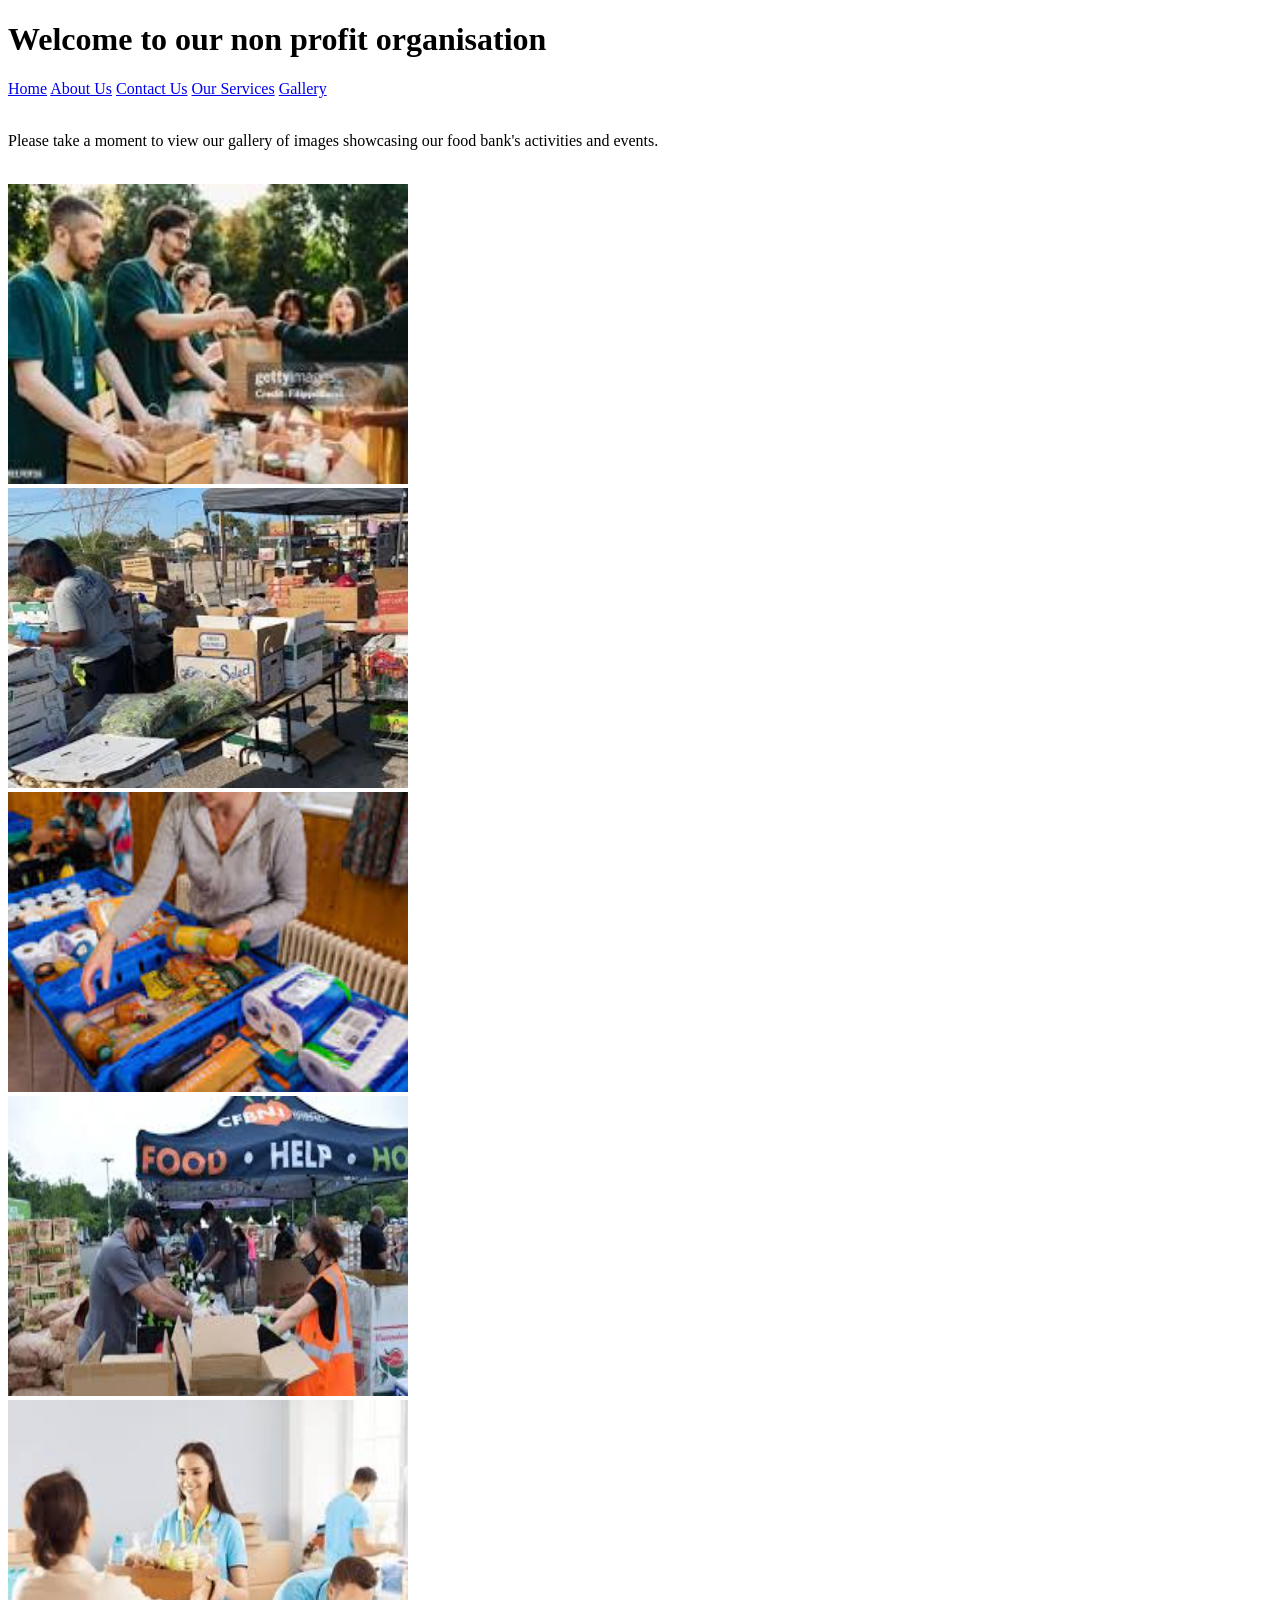
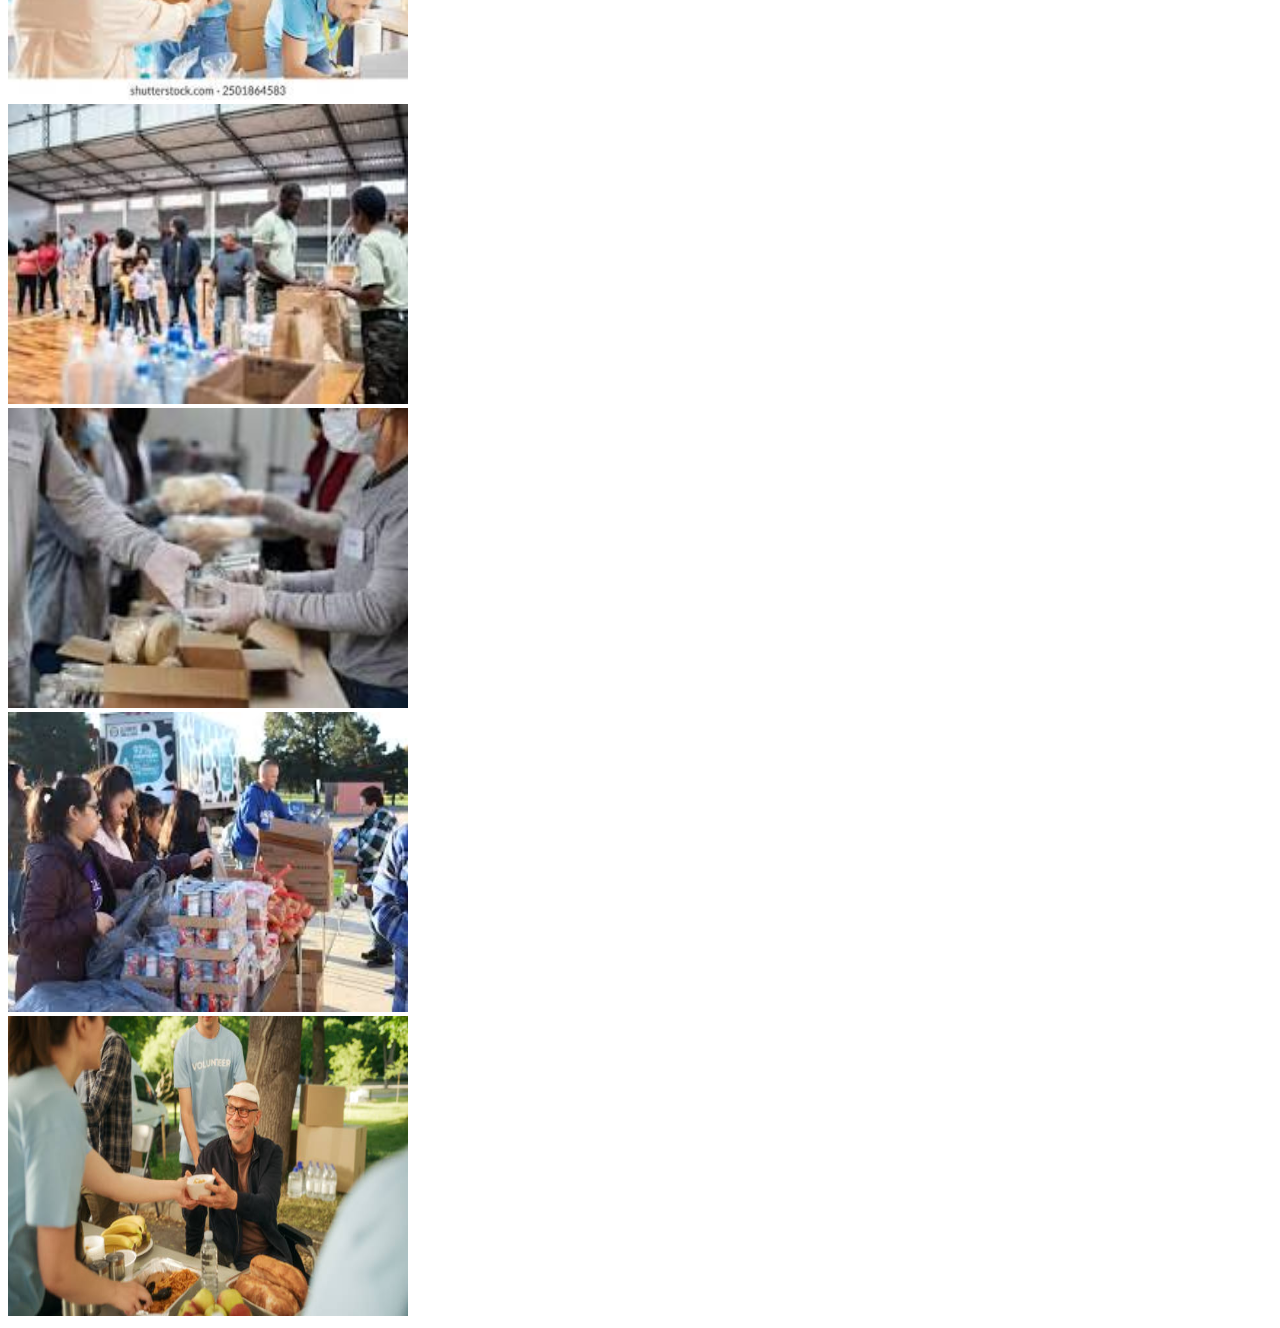
<file: Gallery.html>
<!DOCTYPE html>
 <head>
    <title>NON Profit organisation for a community food bank:TSIMOLOGO</title>
 </head>
 <body>
  <h1>Welcome to our non profit organisation</h1>
 <nav>
    <a href="Index.html">Home</a>
    <a href="About.html">About Us</a>
    <a href="Contact.html">Contact Us</a>
    <a href="Services.html">Our Services</a>
    <a href="Gallery.html">Gallery</a>


 </nav>
 <br>
<p>Please take a moment to view our gallery of images showcasing our food bank's activities and events.</p>
<br>
<img src="img/download.jpeg" alt="Food Bank Event" width="400" height="300"/>
<br>
<img src="img/images (1).jpeg" alt="Food Distribution" width="400" height="300"/>
<br>
<img src="img/download (1).jpeg" alt="Volunteers at Work" width="400" height="300"/>
<br>
<img src = "img/images (3).jpeg" alt="Food Bank Event" width="400" height="300"/>
<br>
<img src = "img/images (4).jpeg" alt="Food Bank" width="400" height="300"/>
<br>
<img src = "img/images.jpeg" alt="Food Bank Event" width="400" height="300"/>
<br>
<img src = "img/download (2).jpeg" alt="Food Bank Event" width="400" height="300"/>
<br>
<img src = "img/images (2).jpeg" alt="Food Bank Event" width="400" height="300"/>
<br>
<img src = "img/istockphoto-1479371043-612x612.jpg" alt="Food Bank Event" width="400" height="300"/>

</body>
</file>
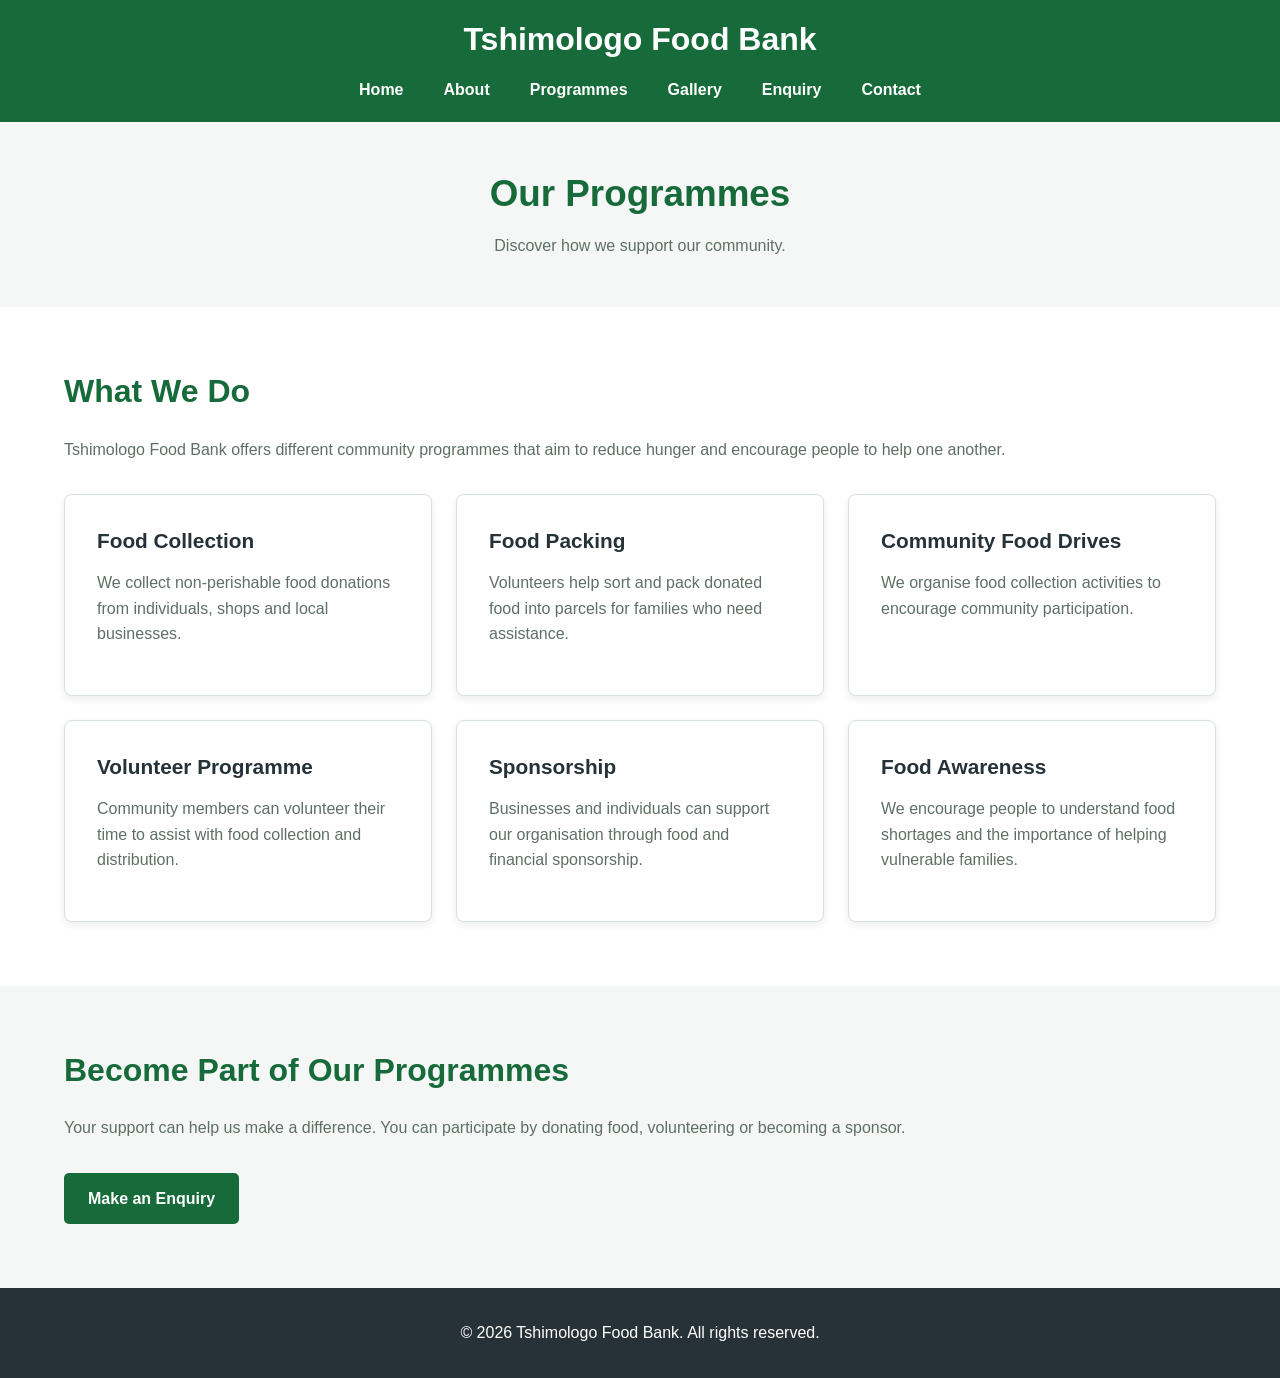
<file: services.html>
<!DOCTYPE html>
<html lang="en">

<head>
    <meta charset="UTF-8">
    <meta name="viewport" content="width=device-width, initial-scale=1.0">

    <title>Our Programmes | Tshimologo Food Bank</title>

    <meta name="description"
        content="Explore Tshimologo Food Bank programmes, including food collection, food packing, volunteering and sponsorship.">

    <meta name="keywords"
        content="food collection, food packing, volunteering, food sponsorship, community food programmes">

    <link rel="stylesheet" href="style/style.css">
</head>

<body>

    <header>
        <div class="container">
            <h1>Tshimologo Food Bank</h1>

            <nav>
                <ul>
                    <li><a href="index.html">Home</a></li>
                    <li><a href="about.html">About</a></li>
                    <li><a href="services.html">Programmes</a></li>
                    <li><a href="gallery.html">Gallery</a></li>
                    <li><a href="enquiry.html">Enquiry</a></li>
                    <li><a href="contact.html">Contact</a></li>
                </ul>
            </nav>
        </div>
    </header>

    <main>

        <section class="page-banner">
            <div class="container">
                <h2>Our Programmes</h2>
                <p>Discover how we support our community.</p>
            </div>
        </section>

        <section class="section">
            <div class="container">

                <h2>What We Do</h2>

                <p>
                    Tshimologo Food Bank offers different
                    community programmes that aim to reduce
                    hunger and encourage people to help one another.
                </p>

                <div class="card-grid">

                    <div class="card">
                        <h3>Food Collection</h3>
                        <p>
                            We collect non-perishable food
                            donations from individuals,
                            shops and local businesses.
                        </p>
                    </div>

                    <div class="card">
                        <h3>Food Packing</h3>
                        <p>
                            Volunteers help sort and pack
                            donated food into parcels for
                            families who need assistance.
                        </p>
                    </div>

                    <div class="card">
                        <h3>Community Food Drives</h3>
                        <p>
                            We organise food collection
                            activities to encourage
                            community participation.
                        </p>
                    </div>

                    <div class="card">
                        <h3>Volunteer Programme</h3>
                        <p>
                            Community members can volunteer
                            their time to assist with food
                            collection and distribution.
                        </p>
                    </div>

                    <div class="card">
                        <h3>Sponsorship</h3>
                        <p>
                            Businesses and individuals can
                            support our organisation through
                            food and financial sponsorship.
                        </p>
                    </div>

                    <div class="card">
                        <h3>Food Awareness</h3>
                        <p>
                            We encourage people to understand
                            food shortages and the importance
                            of helping vulnerable families.
                        </p>
                    </div>

                </div>

            </div>
        </section>

        <section class="section light-section">
            <div class="container">

                <h2>Become Part of Our Programmes</h2>

                <p>
                    Your support can help us make a difference.
                    You can participate by donating food,
                    volunteering or becoming a sponsor.
                </p>

                <a href="enquiry.html" class="btn">
                    Make an Enquiry
                </a>

            </div>
        </section>

    </main>

    <footer>
        <div class="container">
            <p>&copy; <span id="currentYear">2026</span>
                Tshimologo Food Bank. All rights reserved.</p>
        </div>
    </footer>

    <script src="js/script.js"></script>

</body>
</html>
</file>
<file: style/style.css>
/* =========================================
   TSHIMOLOGO FOOD BANK
   Main CSS Stylesheet
   ========================================= */

/* 1. CSS RESET */

* {
    margin: 0;
    padding: 0;
    box-sizing: border-box;
}

html {
    scroll-behavior: smooth;
}

body {
    font-family: Arial, Helvetica, sans-serif;
    line-height: 1.6;
    color: #263238;
    background-color: #ffffff;
}

/* 2. COLOUR VARIABLES */

:root {
    --primary: #176b3a;
    --primary-dark: #0e4d29;
    --secondary: #f4b942;
    --dark: #263238;
    --light: #f4f7f5;
    --white: #ffffff;
    --border: #d9e1dc;
    --text-light: #5f6f66;
}

/* 3. GENERAL STYLING */

.container {
    width: 90%;
    max-width: 1200px;
    margin: auto;
}

section {
    scroll-margin-top: 20px;
}

h1, h2, h3 {
    line-height: 1.3;
    margin-bottom: 1rem;
}

h2 {
    color: var(--primary);
    font-size: 2rem;
}

h3 {
    color: var(--dark);
    font-size: 1.3rem;
}

p {
    margin-bottom: 1rem;
    color: var(--text-light);
}

img {
    max-width: 100%;
    display: block;
}

/* 4. HEADER AND NAVIGATION */

header {
    background-color: var(--primary);
    color: var(--white);
    padding: 1.2rem 0;
}

header h1 {
    color: var(--white);
    text-align: center;
    margin-bottom: 1rem;
}

nav ul {
    display: flex;
    justify-content: center;
    flex-wrap: wrap;
    list-style: none;
    gap: 1.5rem;
}

nav a {
    color: var(--white);
    text-decoration: none;
    font-weight: bold;
    padding: 0.5rem;
    transition: 0.3s ease;
}

nav a:hover,
nav a:focus {
    color: var(--secondary);
    text-decoration: underline;
}

/* 5. HERO SECTION */

.hero {
    background: linear-gradient(
        rgba(14, 77, 41, 0.85),
        rgba(14, 77, 41, 0.85)
    ),
    url("../img/food-donation.jpg");

    background-size: cover;
    background-position: center;
    color: var(--white);
    text-align: center;
    padding: 7rem 1rem;
}

.hero h2 {
    color: var(--white);
    font-size: 2.5rem;
}

.hero p {
    color: var(--white);
    max-width: 700px;
    margin: 1rem auto 2rem;
    font-size: 1.1rem;
}

/* 6. PAGE BANNER */

.page-banner {
    background-color: var(--light);
    text-align: center;
    padding: 3rem 1rem;
}

.page-banner h2 {
    font-size: 2.3rem;
}

.page-banner p {
    margin-bottom: 0;
}

/* 7. SECTIONS */

.section {
    padding: 4rem 0;
}

.light-section {
    background-color: var(--light);
}

.section h2 {
    margin-bottom: 1.5rem;
}

/* 8. BUTTONS */

.btn {
    display: inline-block;
    background-color: var(--primary);
    color: var(--white);
    padding: 0.8rem 1.5rem;
    border: none;
    border-radius: 5px;
    text-decoration: none;
    font-weight: bold;
    cursor: pointer;
    margin-top: 1rem;
    transition: 0.3s ease;
}

.btn:hover,
.btn:focus {
    background-color: var(--primary-dark);
    transform: translateY(-3px);
}

/* 9. CARD GRID */

.card-grid {
    display: grid;
    grid-template-columns: repeat(3, 1fr);
    gap: 1.5rem;
    margin-top: 2rem;
}

.card {
    background-color: var(--white);
    padding: 2rem;
    border-radius: 8px;
    border: 1px solid var(--border);
    box-shadow: 0 3px 8px rgba(0, 0, 0, 0.08);
    transition: 0.3s ease;
}

.card:hover {
    transform: translateY(-5px);
    box-shadow: 0 6px 15px rgba(0, 0, 0, 0.15);
}

/* 10. GALLERY */

.gallery-grid {
    display: grid;
    grid-template-columns: repeat(3, 1fr);
    gap: 1.5rem;
    margin-top: 2rem;
}

.gallery-item {
    background-color: var(--white);
    border: 1px solid var(--border);
    border-radius: 8px;
    overflow: hidden;
    box-shadow: 0 3px 8px rgba(0, 0, 0, 0.08);
    transition: 0.3s ease;
    cursor: pointer;
}

.gallery-item:hover {
    transform: translateY(-5px);
}

.gallery-item img {
    width: 100%;
    height: 220px;
    object-fit: cover;
}

.gallery-caption {
    padding: 1.2rem;
}

/* 11. LIGHTBOX */

.lightbox {
    display: none;
    position: fixed;
    z-index: 1000;
    inset: 0;
    background-color: rgba(0, 0, 0, 0.9);
    justify-content: center;
    align-items: center;
    padding: 2rem;
}

.lightbox.active {
    display: flex;
}

.lightbox img {
    max-width: 90%;
    max-height: 80vh;
    border-radius: 8px;
}

.lightbox-close {
    position: absolute;
    top: 20px;
    right: 35px;
    color: white;
    font-size: 2.5rem;
    cursor: pointer;
    background: none;
    border: none;
}

/* 12. FORMS */

form {
    max-width: 700px;
    margin: 2rem auto;
    background-color: var(--white);
    padding: 2rem;
    border-radius: 8px;
    box-shadow: 0 3px 10px rgba(0, 0, 0, 0.08);
}

form label {
    display: block;
    margin-top: 1rem;
    font-weight: bold;
}

form input,
form select,
form textarea {
    width: 100%;
    padding: 0.9rem;
    margin-top: 0.4rem;
    border: 1px solid var(--border);
    border-radius: 5px;
    font-family: inherit;
    font-size: 1rem;
}

form input:focus,
form select:focus,
form textarea:focus {
    outline: 2px solid var(--primary);
    border-color: var(--primary);
}

form textarea {
    resize: vertical;
}

.form-message {
    margin-top: 1rem;
    font-weight: bold;
    color: var(--primary);
}

/* 13. SEARCH BOX */

.search-box {
    width: 100%;
    max-width: 600px;
    padding: 1rem;
    margin: 1.5rem auto;
    display: block;
    border: 1px solid var(--border);
    border-radius: 5px;
    font-size: 1rem;
}

/* 14. ACCORDION */

.accordion-button {
    width: 100%;
    padding: 1rem;
    background-color: var(--primary);
    color: var(--white);
    border: none;
    text-align: left;
    cursor: pointer;
    font-size: 1rem;
    margin-top: 0.5rem;
}

.accordion-content {
    display: none;
    padding: 1rem;
    background-color: var(--light);
}

.accordion-content.active {
    display: block;
}

/* 15. TABS */

.tab-buttons {
    display: flex;
    flex-wrap: wrap;
    gap: 0.5rem;
    margin: 1.5rem 0;
}

.tab-button {
    background-color: var(--light);
    border: 1px solid var(--border);
    padding: 0.8rem 1rem;
    cursor: pointer;
}

.tab-button.active {
    background-color: var(--primary);
    color: var(--white);
}

.tab-content {
    display: none;
    padding: 1.5rem;
    background-color: var(--light);
}

.tab-content.active {
    display: block;
}

/* 16. MAP */

.map-container {
    width: 100%;
    height: 400px;
    margin-top: 2rem;
    border-radius: 8px;
    overflow: hidden;
}

.map-container iframe {
    width: 100%;
    height: 100%;
    border: 0;
}

/* 17. ANIMATIONS */

.fade-in {
    animation: fadeIn 1s ease-in;
}

@keyframes fadeIn {
    from {
        opacity: 0;
        transform: translateY(20px);
    }

    to {
        opacity: 1;
        transform: translateY(0);
    }
}

/* 18. FOOTER */

footer {
    background-color: var(--dark);
    color: var(--white);
    text-align: center;
    padding: 2rem 1rem;
}

footer p {
    color: var(--white);
    margin-bottom: 0;
}

/* 19. TABLET RESPONSIVENESS */

@media (max-width: 900px) {

    .card-grid,
    .gallery-grid {
        grid-template-columns: repeat(2, 1fr);
    }

    .hero h2 {
        font-size: 2rem;
    }
}

/* 20. MOBILE RESPONSIVENESS */

@media (max-width: 600px) {

    .card-grid,
    .gallery-grid {
        grid-template-columns: 1fr;
    }

    nav ul {
        flex-direction: column;
        align-items: center;
        gap: 0.5rem;
    }

    .hero {
        padding: 4rem 1rem;
    }

    .hero h2 {
        font-size: 1.7rem;
    }

    .section {
        padding: 2.5rem 0;
    }

    form {
        padding: 1.2rem;
    }

    .tab-buttons {
        flex-direction: column;
    }

    .tab-button {
        width: 100%;
    }
}

/* 21. ACCESSIBILITY */

button:focus,
a:focus,
input:focus,
textarea:focus,
select:focus {
    outline-offset: 3px;
}

/* 22. REDUCED MOTION */

@media (prefers-reduced-motion: reduce) {
    html {
        scroll-behavior: auto;
    }

    *,
    *::before,
    *::after {
        animation-duration: 0.01ms !important;
        transition-duration: 0.01ms !important;
    }
}
</file>
